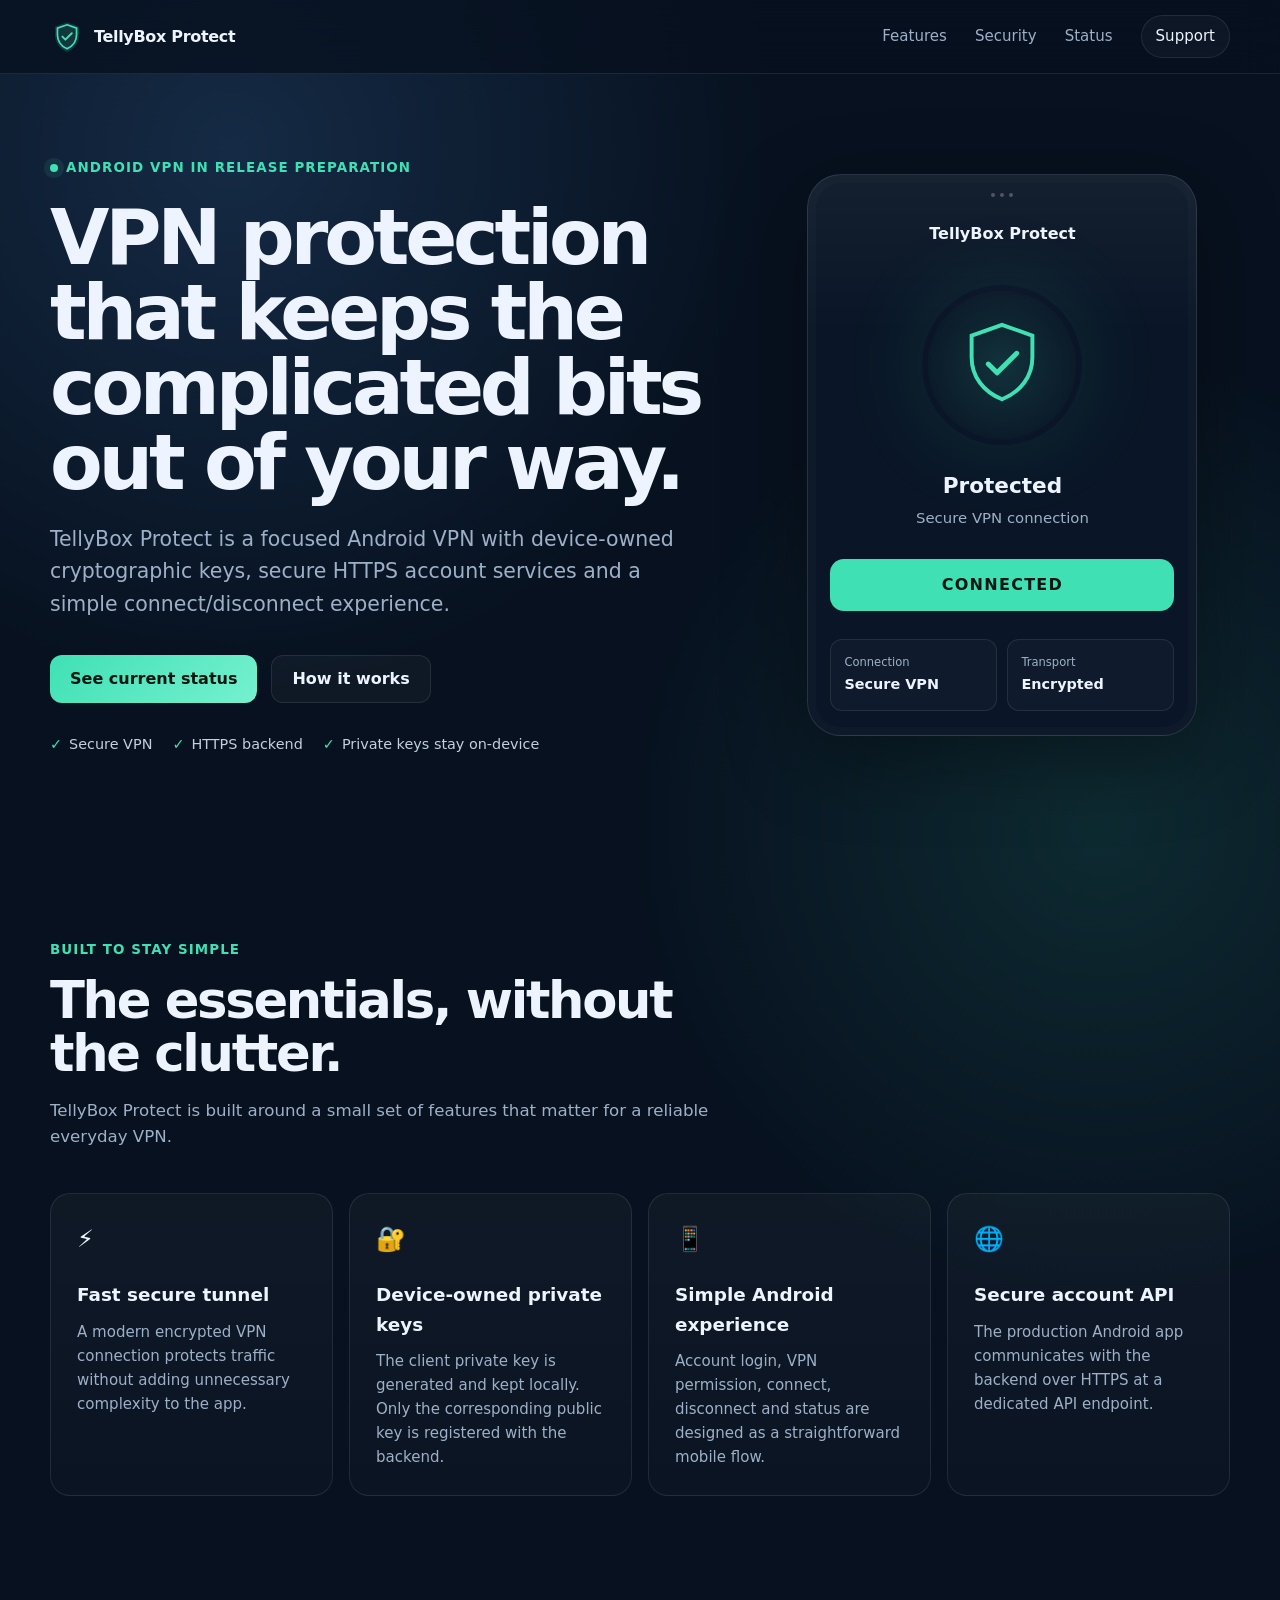
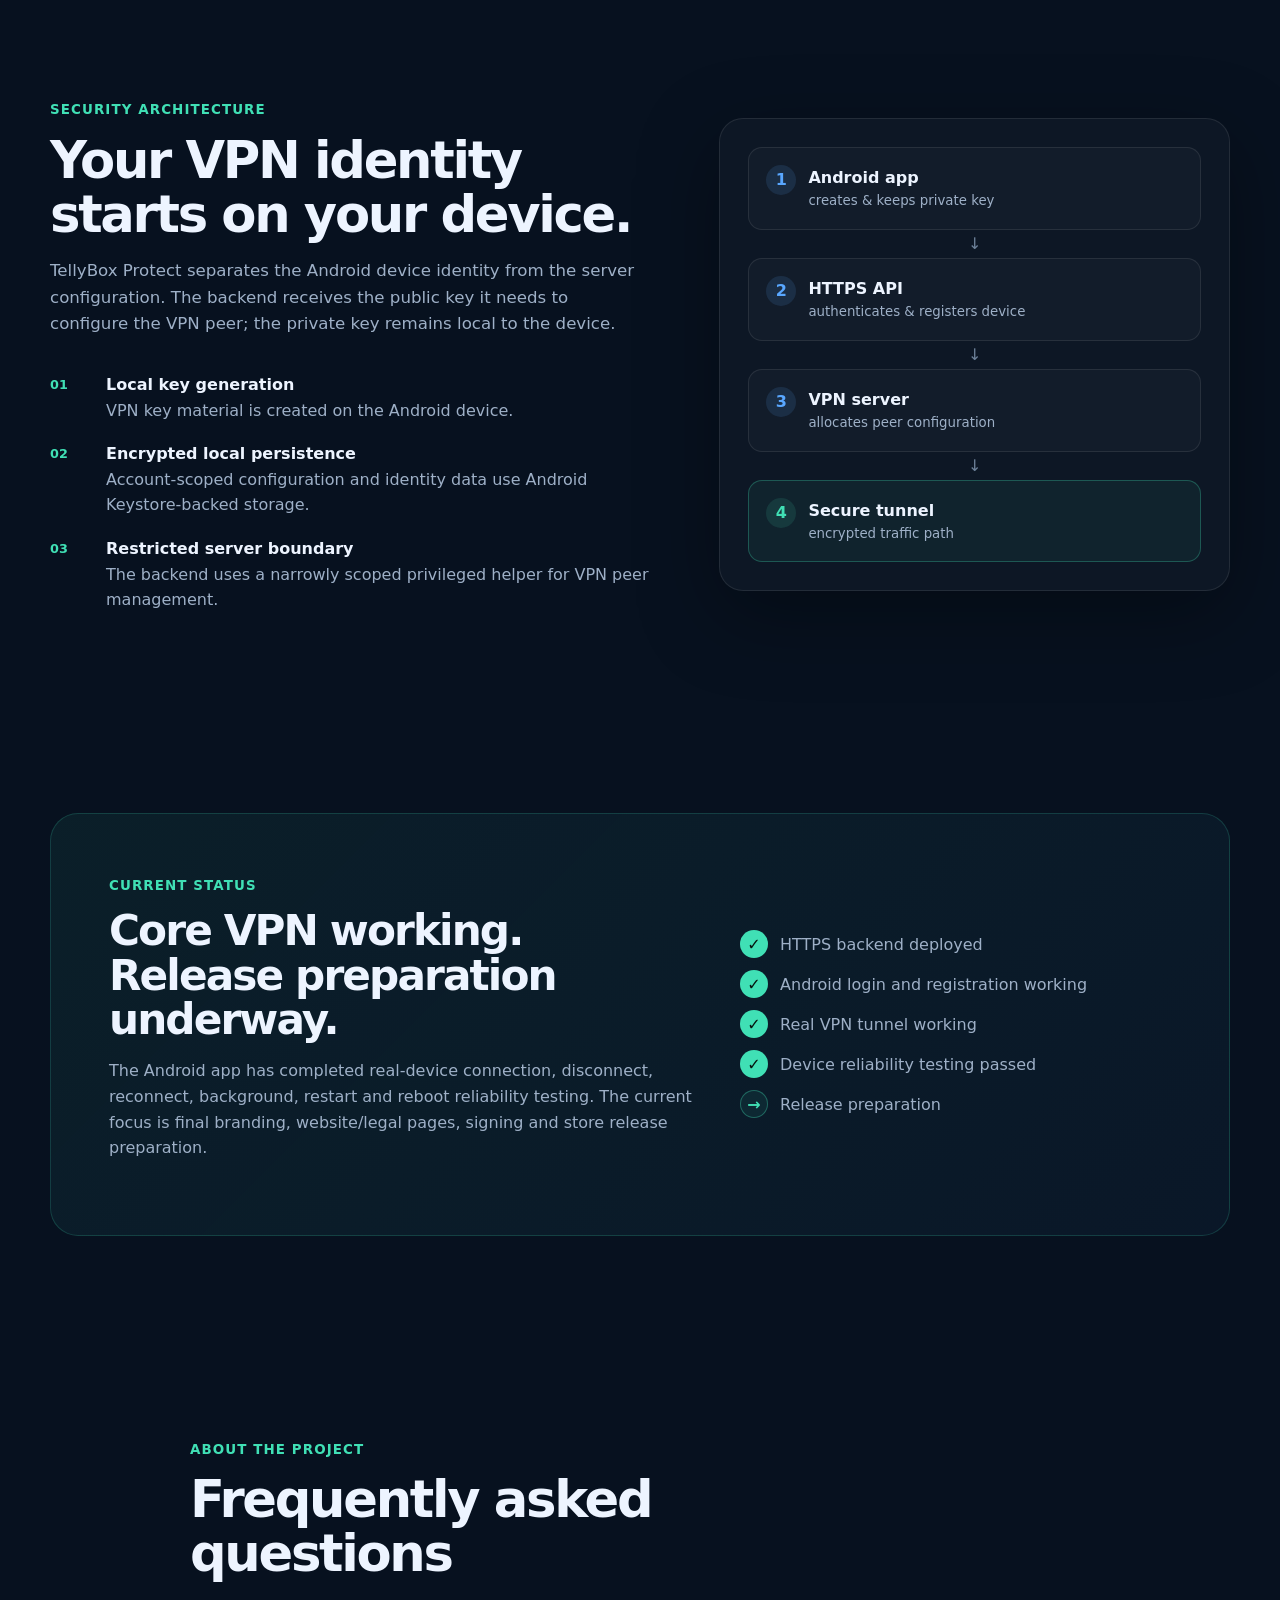
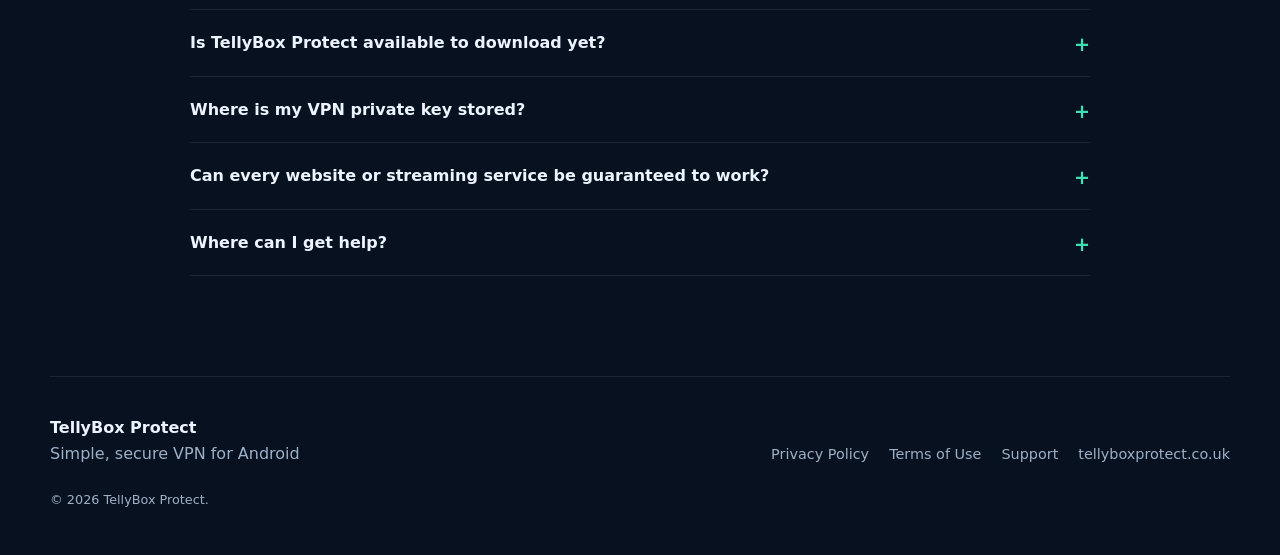
<file: index.html>
<!doctype html>
<html lang="en-GB">
<head>
  <meta charset="utf-8">
  <meta name="viewport" content="width=device-width, initial-scale=1">
  <meta name="description" content="TellyBox Protect is a simple Android VPN focused on private device identity, secure connectivity and straightforward protection.">
  <meta name="theme-color" content="#07111f">
  <title>TellyBox Protect — Simple, secure VPN for Android</title>
  <link rel="stylesheet" href="styles.css">
</head>
<body>
  <header class="site-header">
    <a class="brand" href="#top" aria-label="TellyBox Protect home">
      <span class="brand-mark" aria-hidden="true">
        <svg viewBox="0 0 48 48" role="img">
          <path d="M24 3 41 9v12c0 11.2-6.8 19.8-17 24-10.2-4.2-17-12.8-17-24V9l17-6Z" fill="currentColor" opacity=".18"/>
          <path d="M24 6.8 37.5 11.5v9.2c0 8.8-5.1 15.9-13.5 20-8.4-4.1-13.5-11.2-13.5-20v-9.2L24 6.8Z" fill="none" stroke="currentColor" stroke-width="2.4"/>
          <path d="m17.5 23.5 4.2 4.2 9-9" fill="none" stroke="currentColor" stroke-width="2.8" stroke-linecap="round" stroke-linejoin="round"/>
        </svg>
      </span>
      <span>TellyBox Protect</span>
    </a>

    <nav class="nav" aria-label="Primary navigation">
      <a href="#features">Features</a>
      <a href="#security">Security</a>
      <a href="#status">Status</a>
      <a class="nav-cta" href="support.html">Support</a>
    </nav>
  </header>

  <main id="top">
    <section class="hero section-shell">
      <div class="hero-copy">
        <div class="eyebrow"><span class="status-dot"></span> Android VPN in release preparation</div>
        <h1>VPN protection that keeps the complicated bits out of your way.</h1>
        <p class="hero-lead">TellyBox Protect is a focused Android VPN with device-owned cryptographic keys, secure HTTPS account services and a simple connect/disconnect experience.</p>
        <div class="hero-actions">
          <a class="button button-primary" href="#status">See current status</a>
          <a class="button button-secondary" href="#how-it-works">How it works</a>
        </div>
        <div class="trust-row" aria-label="Highlights">
          <span>Secure VPN</span>
          <span>HTTPS backend</span>
          <span>Private keys stay on-device</span>
        </div>
      </div>

      <div class="hero-card" aria-label="TellyBox Protect connection preview">
        <div class="phone-frame">
          <div class="phone-top"><span></span><span></span><span></span></div>
          <div class="app-title">TellyBox Protect</div>
          <div class="shield-orb" aria-hidden="true">
            <svg viewBox="0 0 100 100">
              <path d="M50 9 81 20v22c0 20-12.2 35.4-31 43-18.8-7.6-31-23-31-43V20L50 9Z" fill="none" stroke="currentColor" stroke-width="4"/>
              <path d="m36 49 9 9 20-20" fill="none" stroke="currentColor" stroke-width="5" stroke-linecap="round" stroke-linejoin="round"/>
            </svg>
          </div>
          <div class="connection-state">Protected</div>
          <div class="connection-detail">Secure VPN connection</div>
          <div class="connect-button">CONNECTED</div>
          <div class="mini-stats">
            <div><small>Connection</small><strong>Secure VPN</strong></div>
            <div><small>Transport</small><strong>Encrypted</strong></div>
          </div>
        </div>
      </div>
    </section>

    <section class="section section-shell" id="features">
      <div class="section-heading">
        <span class="kicker">Built to stay simple</span>
        <h2>The essentials, without the clutter.</h2>
        <p>TellyBox Protect is built around a small set of features that matter for a reliable everyday VPN.</p>
      </div>
      <div class="feature-grid">
        <article class="feature-card">
          <div class="icon">⚡</div>
          <h3>Fast secure tunnel</h3>
          <p>A modern encrypted VPN connection protects traffic without adding unnecessary complexity to the app.</p>
        </article>
        <article class="feature-card">
          <div class="icon">🔐</div>
          <h3>Device-owned private keys</h3>
          <p>The client private key is generated and kept locally. Only the corresponding public key is registered with the backend.</p>
        </article>
        <article class="feature-card">
          <div class="icon">📱</div>
          <h3>Simple Android experience</h3>
          <p>Account login, VPN permission, connect, disconnect and status are designed as a straightforward mobile flow.</p>
        </article>
        <article class="feature-card">
          <div class="icon">🌐</div>
          <h3>Secure account API</h3>
          <p>The production Android app communicates with the backend over HTTPS at a dedicated API endpoint.</p>
        </article>
      </div>
    </section>

    <section class="section section-shell split" id="security">
      <div>
        <span class="kicker">Security architecture</span>
        <h2>Your VPN identity starts on your device.</h2>
        <p class="section-copy">TellyBox Protect separates the Android device identity from the server configuration. The backend receives the public key it needs to configure the VPN peer; the private key remains local to the device.</p>
        <div class="security-points">
          <div><span>01</span><p><strong>Local key generation</strong><br>VPN key material is created on the Android device.</p></div>
          <div><span>02</span><p><strong>Encrypted local persistence</strong><br>Account-scoped configuration and identity data use Android Keystore-backed storage.</p></div>
          <div><span>03</span><p><strong>Restricted server boundary</strong><br>The backend uses a narrowly scoped privileged helper for VPN peer management.</p></div>
        </div>
      </div>
      <div class="architecture-card" id="how-it-works">
        <div class="arch-step"><b>1</b><span>Android app</span><small>creates & keeps private key</small></div>
        <div class="arch-arrow">↓</div>
        <div class="arch-step"><b>2</b><span>HTTPS API</span><small>authenticates & registers device</small></div>
        <div class="arch-arrow">↓</div>
        <div class="arch-step"><b>3</b><span>VPN server</span><small>allocates peer configuration</small></div>
        <div class="arch-arrow">↓</div>
        <div class="arch-step accent"><b>4</b><span>Secure tunnel</span><small>encrypted traffic path</small></div>
      </div>
    </section>

    <section class="section section-shell" id="status">
      <div class="status-panel">
        <div>
          <span class="kicker">Current status</span>
          <h2>Core VPN working. Release preparation underway.</h2>
          <p>The Android app has completed real-device connection, disconnect, reconnect, background, restart and reboot reliability testing. The current focus is final branding, website/legal pages, signing and store release preparation.</p>
        </div>
        <div class="milestones" aria-label="Development milestones">
          <div class="milestone done"><span>✓</span><p>HTTPS backend deployed</p></div>
          <div class="milestone done"><span>✓</span><p>Android login and registration working</p></div>
          <div class="milestone done"><span>✓</span><p>Real VPN tunnel working</p></div>
          <div class="milestone done"><span>✓</span><p>Device reliability testing passed</p></div>
          <div class="milestone current"><span>→</span><p>Release preparation</p></div>
        </div>
      </div>
    </section>

    <section class="section section-shell faq">
      <div class="section-heading compact">
        <span class="kicker">About the project</span>
        <h2>Frequently asked questions</h2>
      </div>
      <details>
        <summary>Is TellyBox Protect available to download yet?</summary>
        <p>Not publicly yet. The app is currently in final release preparation and testing.</p>
      </details>
      <details>
        <summary>Where is my VPN private key stored?</summary>
        <p>The client private key is generated and kept on the Android device. The backend receives only the corresponding public key needed to configure the service.</p>
      </details>
      <details>
        <summary>Can every website or streaming service be guaranteed to work?</summary>
        <p>No. Third-party services may apply their own location, security or VPN restrictions, so access to every service cannot be guaranteed.</p>
      </details>
      <details>
        <summary>Where can I get help?</summary>
        <p>Visit the <a href="support.html">Support page</a> for troubleshooting and contact information.</p>
      </details>
    </section>
  </main>

  <footer class="site-footer section-shell">
    <div class="footer-brand">
      <strong>TellyBox Protect</strong>
      <span>Simple, secure VPN for Android</span>
    </div>
    <div class="footer-links">
      <a href="privacy.html">Privacy Policy</a>
      <a href="terms.html">Terms of Use</a>
      <a href="support.html">Support</a>
      <a href="https://tellyboxprotect.co.uk">tellyboxprotect.co.uk</a>
    </div>
    <p class="copyright">© 2026 TellyBox Protect.</p>
  </footer>
</body>
</html>
</file>
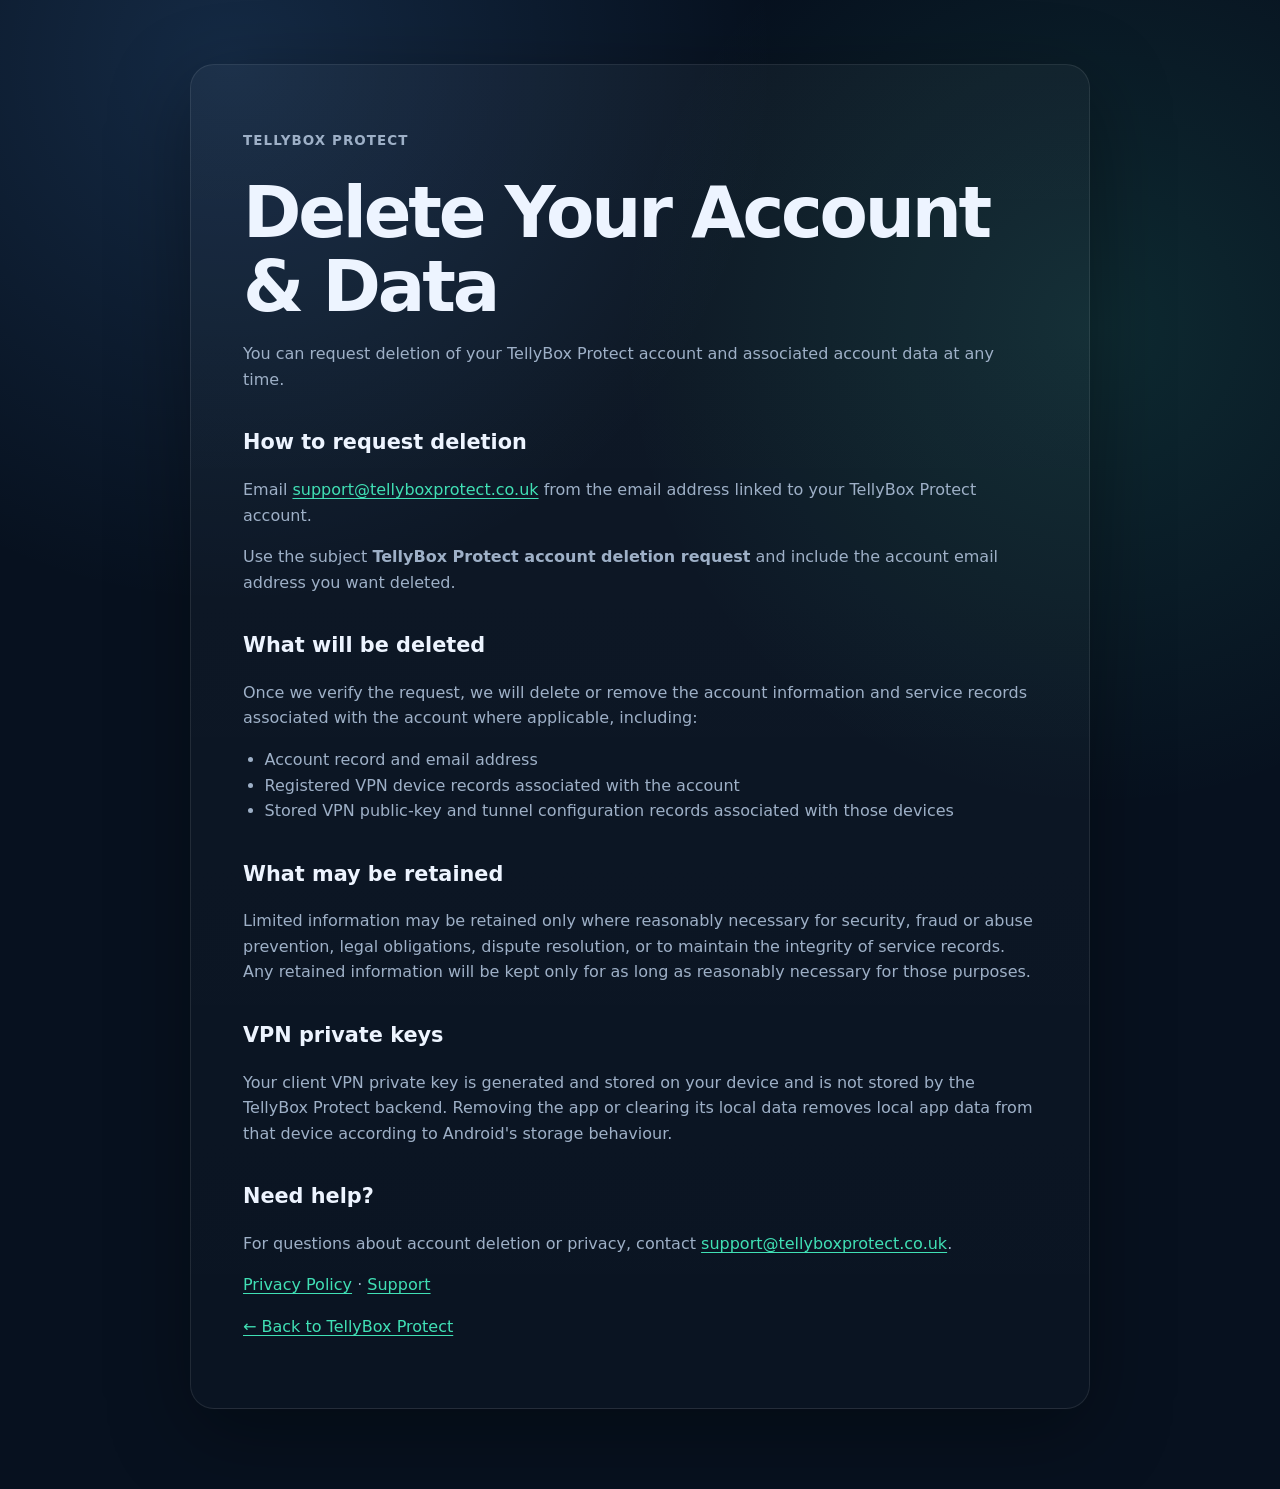
<file: delete-account.html>
<!DOCTYPE html>
<html lang="en">
<head>
  <meta charset="UTF-8" />
  <meta name="viewport" content="width=device-width, initial-scale=1.0" />
  <meta name="description" content="Request deletion of your TellyBox Protect account and associated data." />
  <title>Delete Account & Data — TellyBox Protect</title>
  <link rel="stylesheet" href="styles.css" />
</head>
<body>
  <main class="legal-page">
    <section class="card legal-card">
      <p class="eyebrow">TellyBox Protect</p>
      <h1>Delete Your Account & Data</h1>
      <p>You can request deletion of your TellyBox Protect account and associated account data at any time.</p>

      <h2>How to request deletion</h2>
      <p>Email <a href="mailto:support@tellyboxprotect.co.uk?subject=TellyBox%20Protect%20account%20deletion%20request">support@tellyboxprotect.co.uk</a> from the email address linked to your TellyBox Protect account.</p>
      <p>Use the subject <strong>TellyBox Protect account deletion request</strong> and include the account email address you want deleted.</p>

      <h2>What will be deleted</h2>
      <p>Once we verify the request, we will delete or remove the account information and service records associated with the account where applicable, including:</p>
      <ul>
        <li>Account record and email address</li>
        <li>Registered VPN device records associated with the account</li>
        <li>Stored VPN public-key and tunnel configuration records associated with those devices</li>
      </ul>

      <h2>What may be retained</h2>
      <p>Limited information may be retained only where reasonably necessary for security, fraud or abuse prevention, legal obligations, dispute resolution, or to maintain the integrity of service records. Any retained information will be kept only for as long as reasonably necessary for those purposes.</p>

      <h2>VPN private keys</h2>
      <p>Your client VPN private key is generated and stored on your device and is not stored by the TellyBox Protect backend. Removing the app or clearing its local data removes local app data from that device according to Android's storage behaviour.</p>

      <h2>Need help?</h2>
      <p>For questions about account deletion or privacy, contact <a href="mailto:support@tellyboxprotect.co.uk">support@tellyboxprotect.co.uk</a>.</p>

      <p><a href="privacy.html">Privacy Policy</a> · <a href="support.html">Support</a></p>
      <p><a href="index.html">← Back to TellyBox Protect</a></p>
    </section>
  </main>
</body>
</html>
</file>
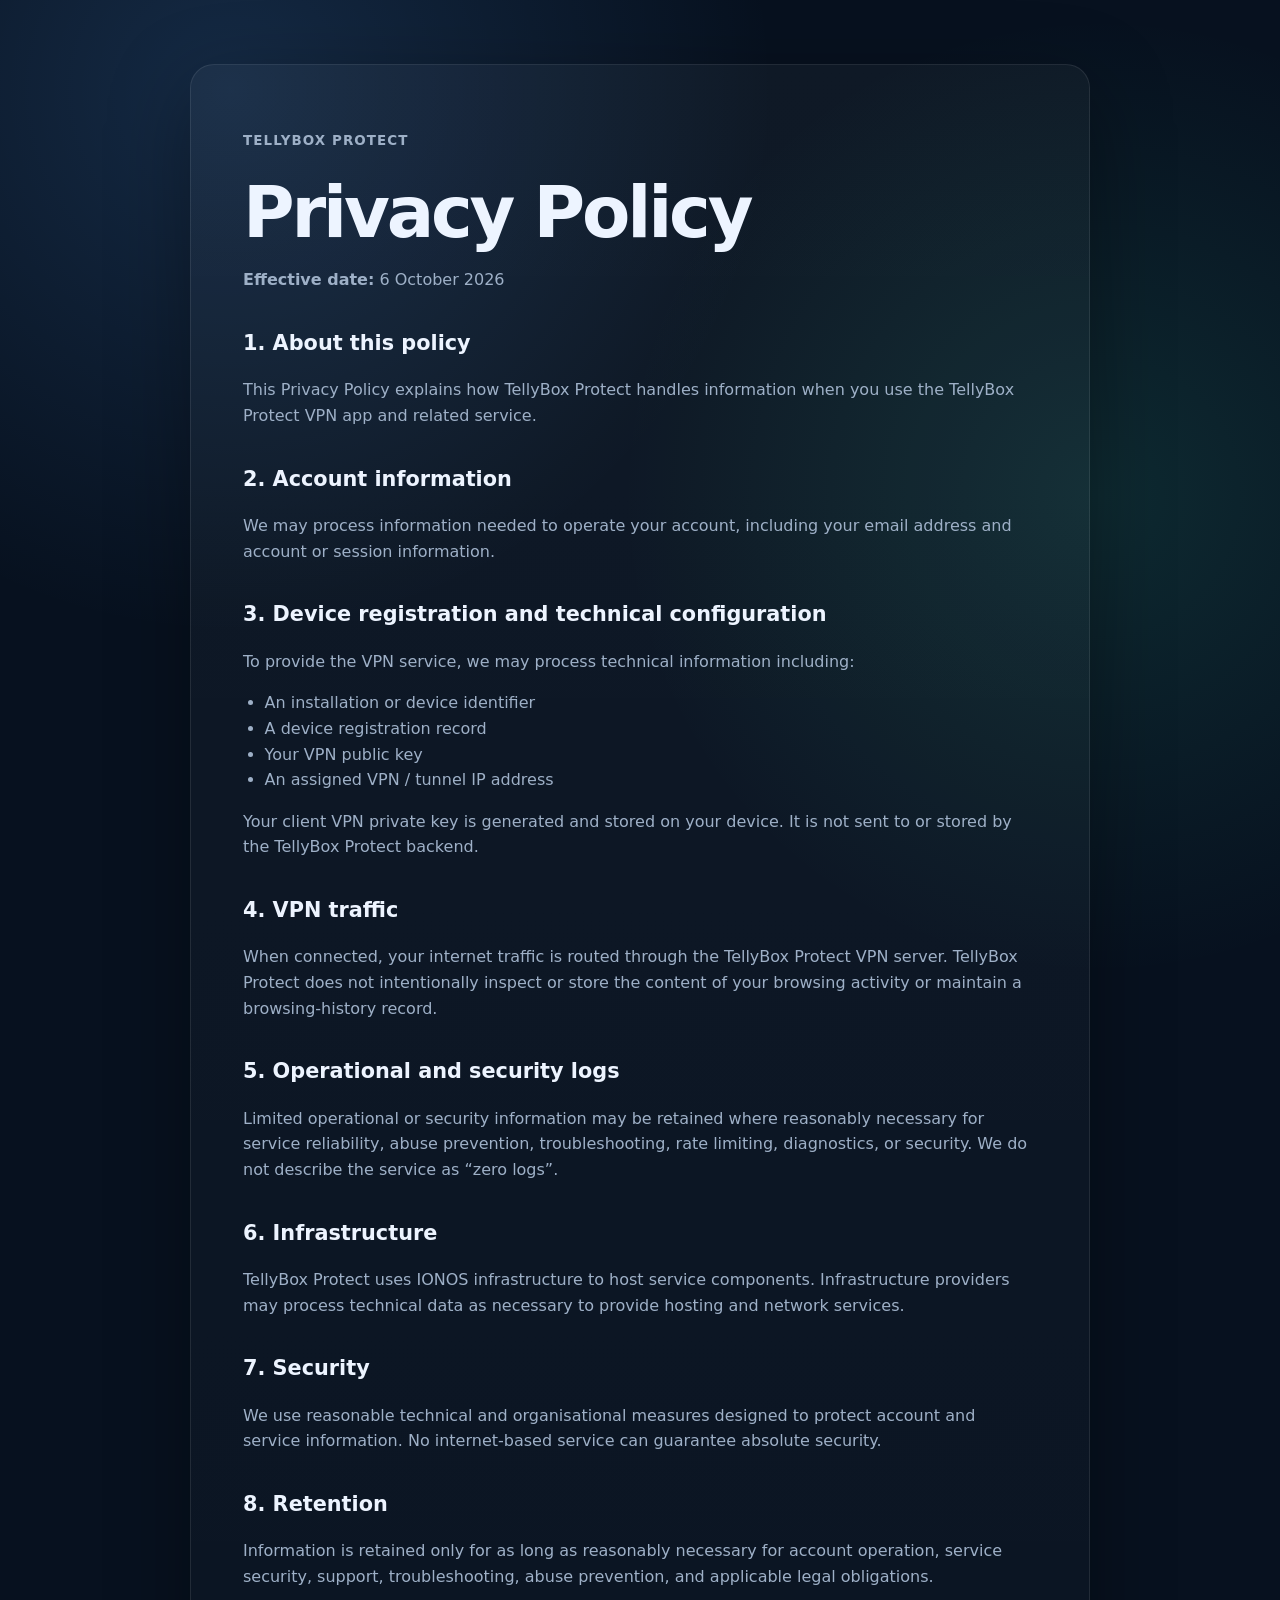
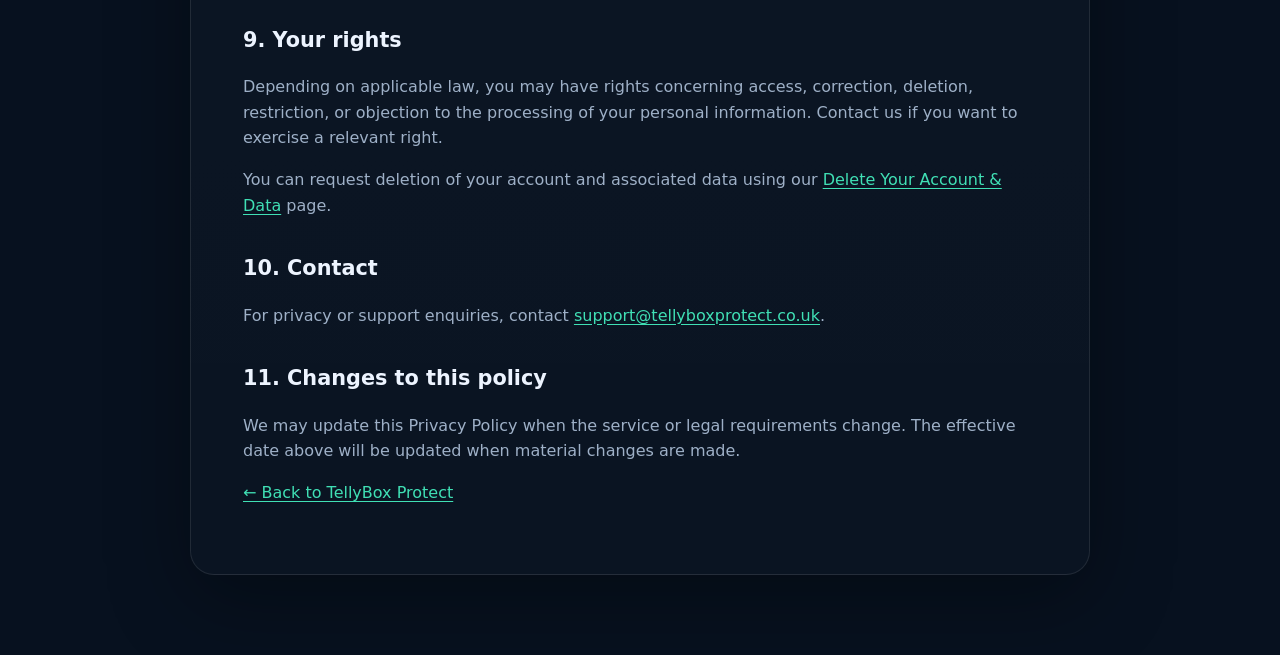
<file: privacy.html>
<!DOCTYPE html>
<html lang="en">
<head>
  <meta charset="UTF-8" />
  <meta name="viewport" content="width=device-width, initial-scale=1.0" />
  <meta name="description" content="Privacy Policy for TellyBox Protect VPN." />
  <title>Privacy Policy — TellyBox Protect</title>
  <link rel="stylesheet" href="styles.css" />
</head>
<body>
  <main class="legal-page">
    <section class="card legal-card">
      <p class="eyebrow">TellyBox Protect</p>
      <h1>Privacy Policy</h1>
      <p><strong>Effective date:</strong> 6 October 2026</p>

      <h2>1. About this policy</h2>
      <p>This Privacy Policy explains how TellyBox Protect handles information when you use the TellyBox Protect VPN app and related service.</p>

      <h2>2. Account information</h2>
      <p>We may process information needed to operate your account, including your email address and account or session information.</p>

      <h2>3. Device registration and technical configuration</h2>
      <p>To provide the VPN service, we may process technical information including:</p>
      <ul>
        <li>An installation or device identifier</li>
        <li>A device registration record</li>
        <li>Your VPN public key</li>
        <li>An assigned VPN / tunnel IP address</li>
      </ul>
      <p>Your client VPN private key is generated and stored on your device. It is not sent to or stored by the TellyBox Protect backend.</p>

      <h2>4. VPN traffic</h2>
      <p>When connected, your internet traffic is routed through the TellyBox Protect VPN server. TellyBox Protect does not intentionally inspect or store the content of your browsing activity or maintain a browsing-history record.</p>

      <h2>5. Operational and security logs</h2>
      <p>Limited operational or security information may be retained where reasonably necessary for service reliability, abuse prevention, troubleshooting, rate limiting, diagnostics, or security. We do not describe the service as “zero logs”.</p>

      <h2>6. Infrastructure</h2>
      <p>TellyBox Protect uses IONOS infrastructure to host service components. Infrastructure providers may process technical data as necessary to provide hosting and network services.</p>

      <h2>7. Security</h2>
      <p>We use reasonable technical and organisational measures designed to protect account and service information. No internet-based service can guarantee absolute security.</p>

      <h2>8. Retention</h2>
      <p>Information is retained only for as long as reasonably necessary for account operation, service security, support, troubleshooting, abuse prevention, and applicable legal obligations.</p>

      <h2>9. Your rights</h2>
      <p>Depending on applicable law, you may have rights concerning access, correction, deletion, restriction, or objection to the processing of your personal information. Contact us if you want to exercise a relevant right.</p>
      <p>You can request deletion of your account and associated data using our <a href="delete-account.html">Delete Your Account & Data</a> page.</p>

      <h2>10. Contact</h2>
      <p>For privacy or support enquiries, contact <a href="mailto:support@tellyboxprotect.co.uk">support@tellyboxprotect.co.uk</a>.</p>

      <h2>11. Changes to this policy</h2>
      <p>We may update this Privacy Policy when the service or legal requirements change. The effective date above will be updated when material changes are made.</p>

      <p><a href="index.html">← Back to TellyBox Protect</a></p>
    </section>
  </main>
</body>
</html>
</file>
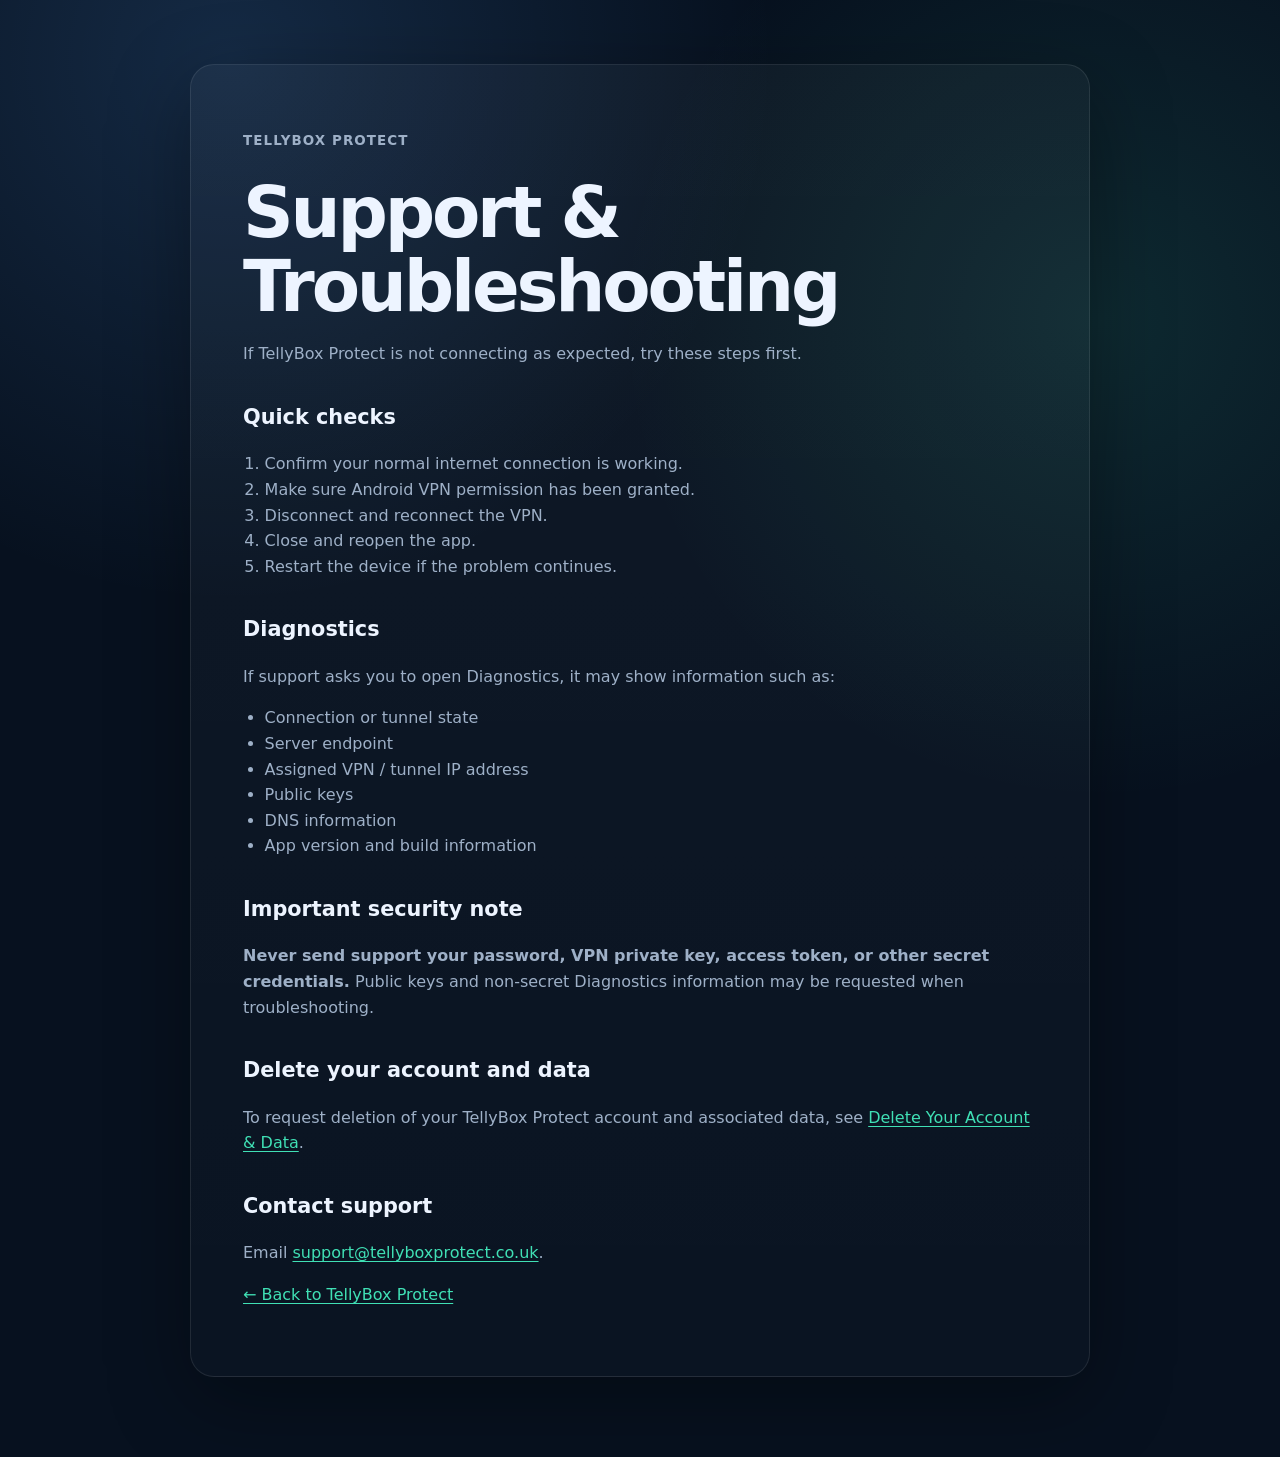
<file: support.html>
<!DOCTYPE html>
<html lang="en">
<head>
  <meta charset="UTF-8" />
  <meta name="viewport" content="width=device-width, initial-scale=1.0" />
  <meta name="description" content="Support and troubleshooting for TellyBox Protect VPN." />
  <title>Support — TellyBox Protect</title>
  <link rel="stylesheet" href="styles.css" />
</head>
<body>
  <main class="legal-page">
    <section class="card legal-card">
      <p class="eyebrow">TellyBox Protect</p>
      <h1>Support & Troubleshooting</h1>
      <p>If TellyBox Protect is not connecting as expected, try these steps first.</p>

      <h2>Quick checks</h2>
      <ol>
        <li>Confirm your normal internet connection is working.</li>
        <li>Make sure Android VPN permission has been granted.</li>
        <li>Disconnect and reconnect the VPN.</li>
        <li>Close and reopen the app.</li>
        <li>Restart the device if the problem continues.</li>
      </ol>

      <h2>Diagnostics</h2>
      <p>If support asks you to open Diagnostics, it may show information such as:</p>
      <ul>
        <li>Connection or tunnel state</li>
        <li>Server endpoint</li>
        <li>Assigned VPN / tunnel IP address</li>
        <li>Public keys</li>
        <li>DNS information</li>
        <li>App version and build information</li>
      </ul>

      <h2>Important security note</h2>
      <p><strong>Never send support your password, VPN private key, access token, or other secret credentials.</strong> Public keys and non-secret Diagnostics information may be requested when troubleshooting.</p>

      <h2>Delete your account and data</h2>
      <p>To request deletion of your TellyBox Protect account and associated data, see <a href="delete-account.html">Delete Your Account & Data</a>.</p>

      <h2>Contact support</h2>
      <p>Email <a href="mailto:support@tellyboxprotect.co.uk">support@tellyboxprotect.co.uk</a>.</p>

      <p><a href="index.html">← Back to TellyBox Protect</a></p>
    </section>
  </main>
</body>
</html>
</file>
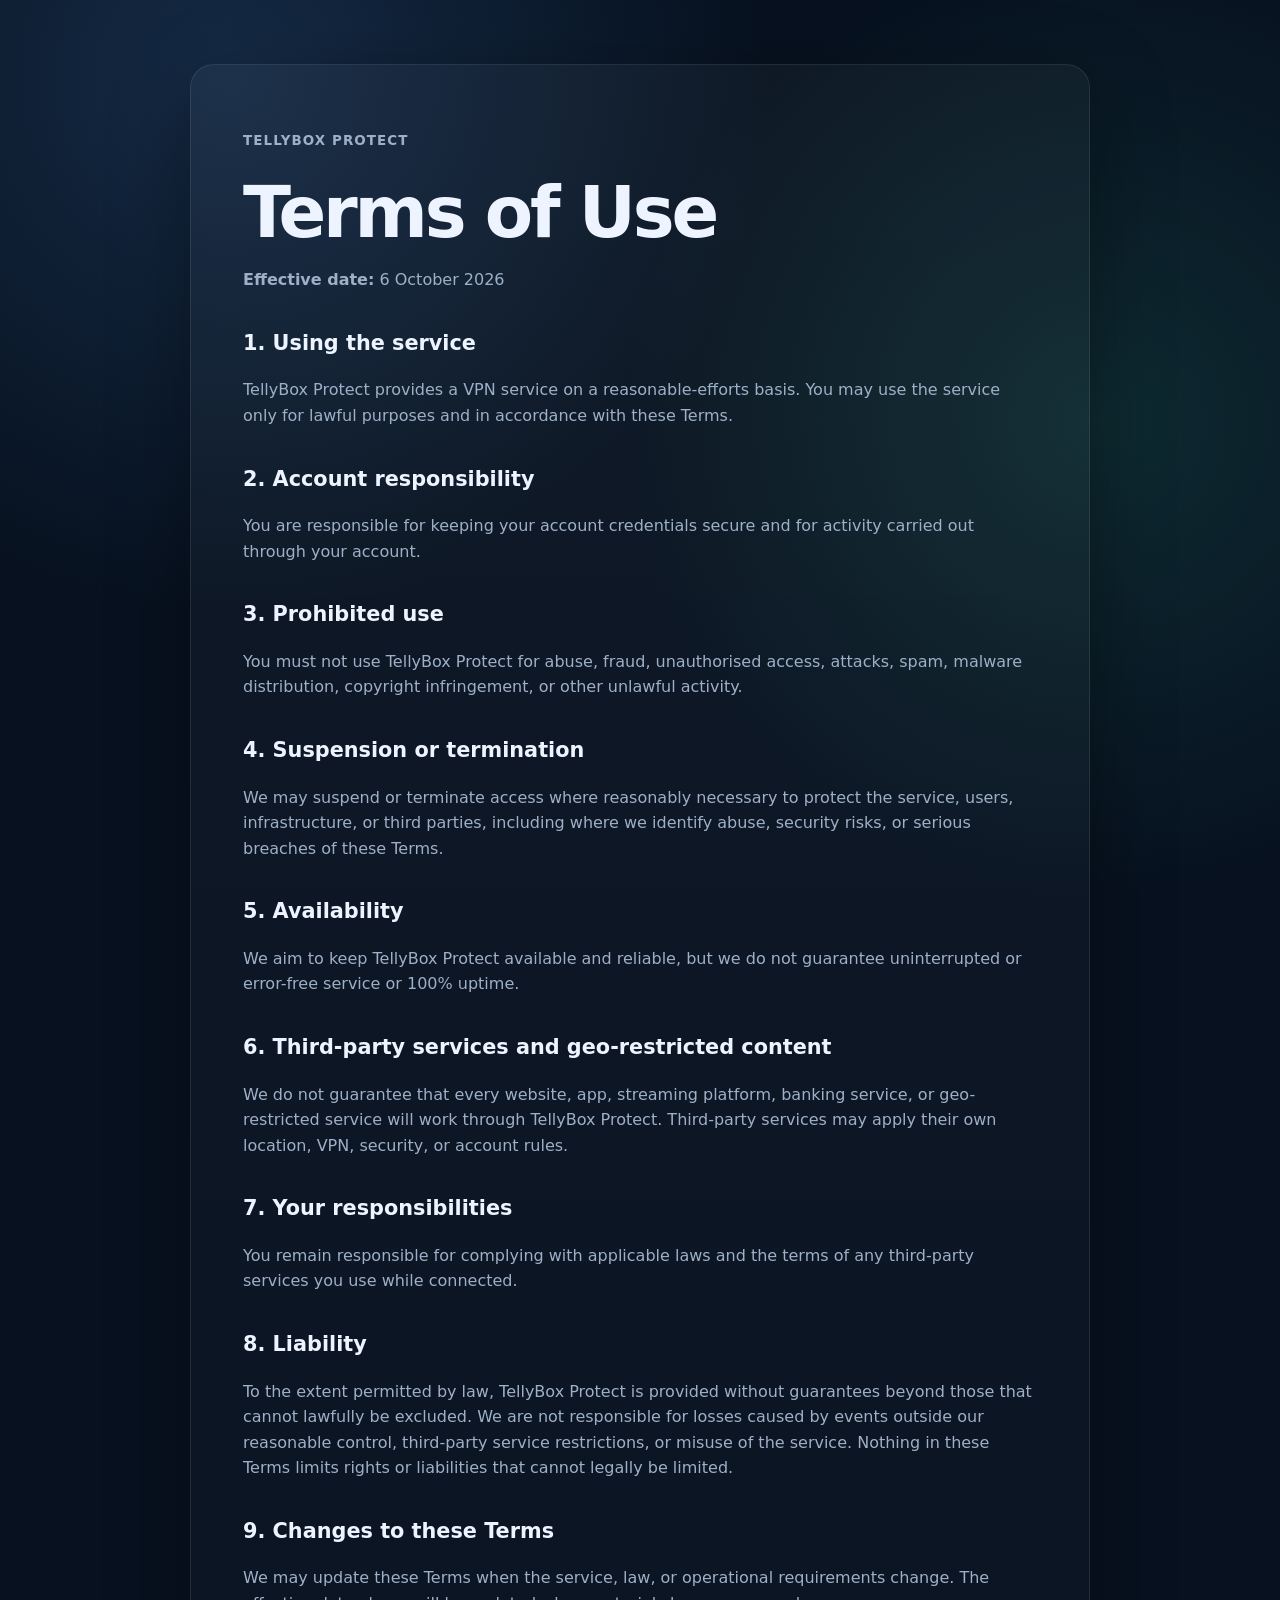
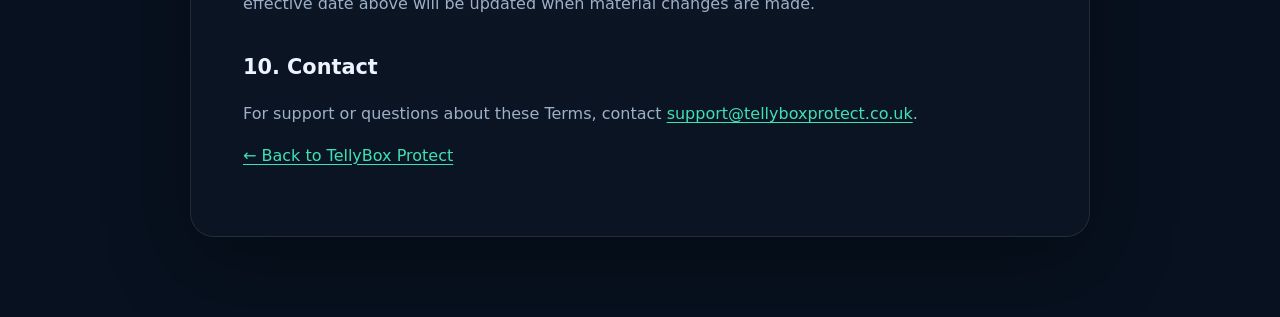
<file: terms.html>
<!DOCTYPE html>
<html lang="en">
<head>
  <meta charset="UTF-8" />
  <meta name="viewport" content="width=device-width, initial-scale=1.0" />
  <meta name="description" content="Terms of Use for TellyBox Protect VPN." />
  <title>Terms of Use — TellyBox Protect</title>
  <link rel="stylesheet" href="styles.css" />
</head>
<body>
  <main class="legal-page">
    <section class="card legal-card">
      <p class="eyebrow">TellyBox Protect</p>
      <h1>Terms of Use</h1>
      <p><strong>Effective date:</strong> 6 October 2026</p>

      <h2>1. Using the service</h2>
      <p>TellyBox Protect provides a VPN service on a reasonable-efforts basis. You may use the service only for lawful purposes and in accordance with these Terms.</p>

      <h2>2. Account responsibility</h2>
      <p>You are responsible for keeping your account credentials secure and for activity carried out through your account.</p>

      <h2>3. Prohibited use</h2>
      <p>You must not use TellyBox Protect for abuse, fraud, unauthorised access, attacks, spam, malware distribution, copyright infringement, or other unlawful activity.</p>

      <h2>4. Suspension or termination</h2>
      <p>We may suspend or terminate access where reasonably necessary to protect the service, users, infrastructure, or third parties, including where we identify abuse, security risks, or serious breaches of these Terms.</p>

      <h2>5. Availability</h2>
      <p>We aim to keep TellyBox Protect available and reliable, but we do not guarantee uninterrupted or error-free service or 100% uptime.</p>

      <h2>6. Third-party services and geo-restricted content</h2>
      <p>We do not guarantee that every website, app, streaming platform, banking service, or geo-restricted service will work through TellyBox Protect. Third-party services may apply their own location, VPN, security, or account rules.</p>

      <h2>7. Your responsibilities</h2>
      <p>You remain responsible for complying with applicable laws and the terms of any third-party services you use while connected.</p>

      <h2>8. Liability</h2>
      <p>To the extent permitted by law, TellyBox Protect is provided without guarantees beyond those that cannot lawfully be excluded. We are not responsible for losses caused by events outside our reasonable control, third-party service restrictions, or misuse of the service. Nothing in these Terms limits rights or liabilities that cannot legally be limited.</p>

      <h2>9. Changes to these Terms</h2>
      <p>We may update these Terms when the service, law, or operational requirements change. The effective date above will be updated when material changes are made.</p>

      <h2>10. Contact</h2>
      <p>For support or questions about these Terms, contact <a href="mailto:support@tellyboxprotect.co.uk">support@tellyboxprotect.co.uk</a>.</p>

      <p><a href="index.html">← Back to TellyBox Protect</a></p>
    </section>
  </main>
</body>
</html>
</file>
<file: styles.css>
:root {
  --bg: #07111f;
  --bg-soft: #0b1728;
  --panel: rgba(17, 31, 51, 0.86);
  --panel-strong: #112039;
  --text: #edf4ff;
  --muted: #9eb0c7;
  --line: rgba(255, 255, 255, 0.09);
  --accent: #40e0b5;
  --accent-2: #59a7ff;
  --accent-deep: #102c2c;
  --shadow: 0 24px 80px rgba(0, 0, 0, 0.34);
  --max: 1180px;
}

* { box-sizing: border-box; }
html { scroll-behavior: smooth; }
body {
  margin: 0;
  font-family: Inter, ui-sans-serif, system-ui, -apple-system, BlinkMacSystemFont, "Segoe UI", sans-serif;
  background:
    radial-gradient(circle at 18% 4%, rgba(89, 167, 255, 0.17), transparent 34rem),
    radial-gradient(circle at 86% 22%, rgba(64, 224, 181, 0.12), transparent 30rem),
    var(--bg);
  color: var(--text);
  line-height: 1.6;
}

a { color: inherit; text-decoration: none; }
img, svg { display: block; max-width: 100%; }

.section-shell {
  width: min(calc(100% - 40px), var(--max));
  margin-inline: auto;
}

.site-header {
  position: sticky;
  top: 0;
  z-index: 20;
  display: flex;
  align-items: center;
  justify-content: space-between;
  min-height: 74px;
  padding: 0 max(20px, calc((100vw - var(--max)) / 2));
  background: rgba(7, 17, 31, 0.76);
  backdrop-filter: blur(18px);
  border-bottom: 1px solid var(--line);
}

.brand {
  display: inline-flex;
  align-items: center;
  gap: 10px;
  font-weight: 800;
  letter-spacing: -0.02em;
}
.brand-mark {
  width: 34px;
  height: 34px;
  display: grid;
  place-items: center;
  color: var(--accent);
}
.brand-mark svg { width: 34px; }

.nav { display: flex; align-items: center; gap: 28px; font-size: 0.94rem; color: var(--muted); }
.nav a:hover { color: var(--text); }
.nav-cta {
  padding: 8px 14px;
  border: 1px solid var(--line);
  border-radius: 999px;
  color: var(--text) !important;
  background: rgba(255,255,255,.03);
}

.hero {
  display: grid;
  grid-template-columns: minmax(0, 1.18fr) minmax(340px, .82fr);
  gap: 70px;
  align-items: center;
  min-height: 720px;
  padding-block: 80px;
}
.hero-copy { max-width: 720px; }
.eyebrow, .kicker {
  display: inline-flex;
  align-items: center;
  gap: 8px;
  color: var(--accent);
  font-size: 0.84rem;
  font-weight: 800;
  letter-spacing: .08em;
  text-transform: uppercase;
}
.status-dot {
  width: 8px;
  height: 8px;
  background: var(--accent);
  border-radius: 50%;
  box-shadow: 0 0 0 6px rgba(64,224,181,.09);
}
.hero h1 {
  margin: 20px 0 22px;
  font-size: clamp(3rem, 6vw, 5.9rem);
  line-height: .98;
  letter-spacing: -0.055em;
  max-width: 950px;
}
.hero-lead {
  max-width: 690px;
  margin: 0;
  color: var(--muted);
  font-size: clamp(1.05rem, 1.8vw, 1.28rem);
}
.hero-actions { display: flex; flex-wrap: wrap; gap: 14px; margin-top: 34px; }
.button {
  display: inline-flex;
  align-items: center;
  justify-content: center;
  min-height: 48px;
  padding: 0 20px;
  border-radius: 12px;
  font-weight: 800;
  transition: transform .2s ease, border-color .2s ease;
}
.button:hover { transform: translateY(-2px); }
.button-primary { background: linear-gradient(135deg, var(--accent), #75f1cf); color: #051710; }
.button-secondary { border: 1px solid var(--line); background: rgba(255,255,255,.035); }
.trust-row { display: flex; flex-wrap: wrap; gap: 20px; margin-top: 30px; color: #c4d0df; font-size: .9rem; }
.trust-row span::before { content: "✓"; margin-right: 7px; color: var(--accent); }

.hero-card { display: flex; justify-content: center; }
.phone-frame {
  width: min(100%, 390px);
  padding: 18px 22px 24px;
  border: 1px solid rgba(255,255,255,.12);
  border-radius: 34px;
  background:
    linear-gradient(180deg, rgba(255,255,255,.04), transparent 28%),
    #0a1627;
  box-shadow: var(--shadow), inset 0 0 0 8px rgba(255,255,255,.015);
}
.phone-top { display: flex; gap: 5px; justify-content: center; }
.phone-top span { width: 4px; height: 4px; background: rgba(255,255,255,.25); border-radius: 50%; }
.app-title { margin-top: 24px; font-weight: 800; text-align: center; }
.shield-orb {
  width: 160px;
  height: 160px;
  margin: 38px auto 24px;
  display: grid;
  place-items: center;
  border-radius: 50%;
  color: var(--accent);
  background: radial-gradient(circle, rgba(64,224,181,.14), rgba(64,224,181,.025) 65%, transparent 66%);
  box-shadow: 0 0 90px rgba(64,224,181,.11);
}
.shield-orb svg { width: 98px; }
.connection-state { font-size: 1.35rem; font-weight: 850; text-align: center; }
.connection-detail { color: var(--muted); text-align: center; font-size: .93rem; margin-top: 4px; }
.connect-button {
  margin: 28px auto;
  height: 52px;
  display: grid;
  place-items: center;
  border-radius: 14px;
  font-weight: 900;
  letter-spacing: .08em;
  background: var(--accent);
  color: #061610;
}
.mini-stats { display: grid; grid-template-columns: 1fr 1fr; gap: 10px; }
.mini-stats div { padding: 13px; border: 1px solid var(--line); border-radius: 12px; background: rgba(255,255,255,.025); }
.mini-stats small { display: block; color: var(--muted); font-size: .72rem; }
.mini-stats strong { font-size: .9rem; }

.section { padding-block: 100px; }
.section-heading { max-width: 720px; margin-bottom: 42px; }
.section-heading.compact { margin-bottom: 28px; }
.section h2, .section-heading h2 {
  margin: 12px 0 14px;
  font-size: clamp(2.2rem, 4vw, 4rem);
  line-height: 1.05;
  letter-spacing: -0.045em;
}
.section-heading p, .section-copy { color: var(--muted); font-size: 1.04rem; }

.feature-grid { display: grid; grid-template-columns: repeat(4, 1fr); gap: 16px; }
.feature-card {
  padding: 26px;
  min-height: 260px;
  border: 1px solid var(--line);
  border-radius: 20px;
  background: linear-gradient(180deg, rgba(255,255,255,.035), rgba(255,255,255,.015));
}
.icon { font-size: 1.5rem; }
.feature-card h3 { margin: 22px 0 10px; font-size: 1.15rem; }
.feature-card p { margin: 0; color: var(--muted); font-size: .94rem; }

.split { display: grid; grid-template-columns: 1.08fr .92fr; gap: 70px; align-items: center; }
.security-points { margin-top: 34px; display: grid; gap: 18px; }
.security-points > div { display: grid; grid-template-columns: 42px 1fr; gap: 14px; align-items: start; }
.security-points span { color: var(--accent); font-weight: 900; font-size: .8rem; padding-top: 3px; }
.security-points p { margin: 0; color: var(--muted); }
.security-points strong { color: var(--text); }
.architecture-card {
  padding: 28px;
  border: 1px solid var(--line);
  border-radius: 24px;
  background: rgba(255,255,255,.026);
  box-shadow: var(--shadow);
}
.arch-step {
  display: grid;
  grid-template-columns: 42px 1fr;
  padding: 17px;
  border: 1px solid var(--line);
  border-radius: 14px;
  background: rgba(255,255,255,.025);
}
.arch-step b { grid-row: 1 / span 2; display: grid; place-items: center; width: 30px; height: 30px; border-radius: 50%; background: rgba(89,167,255,.13); color: var(--accent-2); }
.arch-step span { font-weight: 800; }
.arch-step small { color: var(--muted); }
.arch-step.accent { border-color: rgba(64,224,181,.28); background: rgba(64,224,181,.06); }
.arch-step.accent b { color: var(--accent); background: rgba(64,224,181,.12); }
.arch-arrow { text-align: center; color: #6d8199; line-height: 28px; }

.status-panel {
  display: grid;
  grid-template-columns: 1.15fr .85fr;
  gap: 48px;
  padding: clamp(28px, 5vw, 58px);
  border: 1px solid rgba(64,224,181,.18);
  border-radius: 28px;
  background: linear-gradient(135deg, rgba(64,224,181,.07), rgba(89,167,255,.045));
}
.status-panel h2 { font-size: clamp(2rem, 3.3vw, 3.5rem); }
.status-panel p { color: var(--muted); }
.milestones { display: grid; gap: 12px; align-content: center; }
.milestone { display: flex; gap: 12px; align-items: center; color: var(--muted); }
.milestone span { width: 28px; height: 28px; display: grid; place-items: center; border-radius: 50%; border: 1px solid var(--line); font-weight: 900; }
.milestone p { margin: 0; }
.milestone.done span { color: #061610; background: var(--accent); border-color: transparent; }
.milestone.current { color: var(--text); }
.milestone.current span { color: var(--accent); border-color: rgba(64,224,181,.35); background: rgba(64,224,181,.07); }

.faq { max-width: 900px; }
details { border-top: 1px solid var(--line); padding: 20px 0; }
details:last-child { border-bottom: 1px solid var(--line); }
summary { cursor: pointer; font-weight: 800; list-style: none; }
summary::-webkit-details-marker { display: none; }
summary::after { content: "+"; float: right; color: var(--accent); font-size: 1.2rem; }
details[open] summary::after { content: "−"; }
details p { margin-bottom: 0; color: var(--muted); }

.site-footer {
  display: grid;
  grid-template-columns: 1fr auto;
  gap: 24px;
  align-items: end;
  padding-block: 38px 44px;
  border-top: 1px solid var(--line);
  color: var(--muted);
}
.footer-brand { display: flex; flex-direction: column; }
.footer-brand strong { color: var(--text); }
.footer-links { display: flex; gap: 20px; font-size: .9rem; flex-wrap: wrap; }
.footer-links a:hover { color: var(--text); }
.copyright { grid-column: 1 / -1; margin: 0; font-size: .8rem; }

.legal-page {
  width: min(calc(100% - 32px), 900px);
  margin: 0 auto;
  padding: 64px 0 80px;
}
.legal-card {
  padding: clamp(24px, 5vw, 52px);
  border: 1px solid var(--line);
  border-radius: 24px;
  background: linear-gradient(180deg, rgba(255,255,255,.035), rgba(255,255,255,.015));
  box-shadow: var(--shadow);
}
.legal-card h1 {
  margin: 12px 0 10px;
  font-size: clamp(2.4rem, 7vw, 4.4rem);
  line-height: 1.05;
  letter-spacing: -0.045em;
}
.legal-card h2 { margin-top: 34px; font-size: 1.3rem; }
.legal-card p, .legal-card li { color: var(--muted); }
.legal-card a { color: var(--accent); text-decoration: underline; text-underline-offset: 3px; }
.legal-card ul, .legal-card ol { padding-left: 1.35rem; }

@media (max-width: 960px) {
  .hero { grid-template-columns: 1fr; min-height: auto; gap: 50px; }
  .hero-copy { max-width: 820px; }
  .feature-grid { grid-template-columns: repeat(2, 1fr); }
  .split, .status-panel { grid-template-columns: 1fr; }
  .hero-card { justify-content: flex-start; }
}

@media (max-width: 720px) {
  .site-header { min-height: 66px; }
  .nav a:not(.nav-cta) { display: none; }
  .section-shell { width: min(calc(100% - 28px), var(--max)); }
  .hero { padding-block: 58px 72px; }
  .hero h1 { font-size: clamp(2.7rem, 14vw, 4.6rem); }
  .feature-grid { grid-template-columns: 1fr; }
  .section { padding-block: 76px; }
  .site-footer { grid-template-columns: 1fr; align-items: start; }
  .footer-links { flex-wrap: wrap; }
  .copyright { grid-column: auto; }
  .legal-page { padding-top: 28px; }
}

@media (prefers-reduced-motion: reduce) {
  html { scroll-behavior: auto; }
  *, *::before, *::after { transition-duration: 0.01ms !important; animation-duration: 0.01ms !important; }
}
</file>
